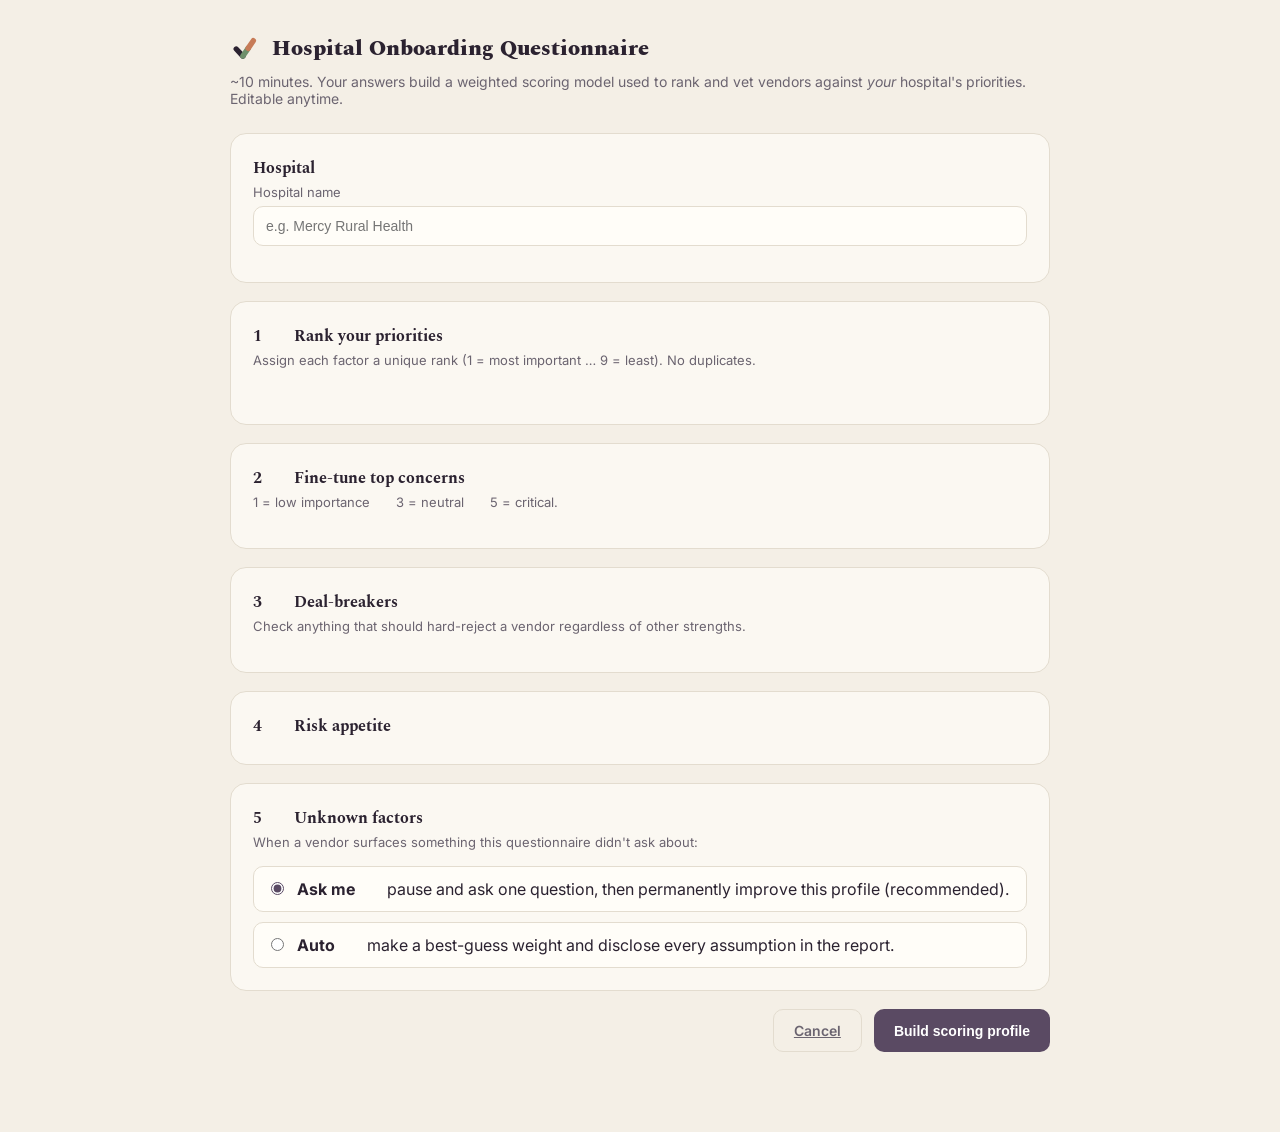
<file: web/questionnaire.html>
<!DOCTYPE html>
<html lang="en">
<head>
    <meta charset="UTF-8">
    <meta name="viewport" content="width=device-width, initial-scale=1.0">
    <title>Onboarding Questionnaire  HealthVet</title>
    <link rel="preconnect" href="https://fonts.googleapis.com">
    <link href="https://fonts.googleapis.com/css2?family=Spectral:wght@400;500;600;700&family=Inter:wght@400;500;600&display=swap" rel="stylesheet">
    <link rel="stylesheet" href="https://cdnjs.cloudflare.com/ajax/libs/font-awesome/6.4.0/css/all.min.css">
    <style>
        :root { --bg:#F4EFE6; --panel:#FBF8F2; --panel2:#FFFDF8; --line:#E3DCCF; --txt:#2B2230; --muted:#6B6470; --accent:#5A4A63; --good:#6E8F6B; --warn:#C77B57; --bad:#A9472F; }
        * { box-sizing:border-box; }
        body { margin:0; font-family:Inter,system-ui,sans-serif; background:var(--bg); color:var(--txt); }
        .wrap { max-width:860px; margin:0 auto; padding:32px 20px 80px; }
        header { display:flex; align-items:center; gap:12px; margin-bottom:8px; }
        header i { color:var(--accent); font-size:24px; }
        header .t { font-family:Spectral,sans-serif; font-weight:800; font-size:22px; }
        .sub { color:var(--muted); margin:0 0 26px; font-size:14px; }
        .step { background:var(--panel); border:1px solid var(--line); border-radius:16px; padding:22px 22px; margin-bottom:18px; }
        .step h2 { font-family:Spectral,sans-serif; font-size:16px; margin:0 0 4px; }
        .step .hint { color:var(--muted); font-size:13px; margin:0 0 16px; }
        .rank-row, .slider-row, .db-row { display:flex; align-items:center; gap:14px; padding:9px 0; border-bottom:1px solid var(--panel2); }
        .rank-row:last-child, .slider-row:last-child, .db-row:last-child { border-bottom:none; }
        .rank-row .label, .slider-row .label, .db-row .label { flex:1; font-size:14px; }
        .rank-row select { background:var(--panel2); color:var(--txt); border:1px solid var(--line); border-radius:8px; padding:7px 10px; font-size:14px; }
        input[type=range] { width:200px; accent-color:var(--accent); }
        .slider-val { width:26px; text-align:center; color:var(--accent); font-weight:600; }
        .field { margin-bottom:14px; }
        .field label { display:block; font-size:13px; color:var(--muted); margin-bottom:6px; }
        .field input, .field select { width:100%; background:var(--panel2); color:var(--txt); border:1px solid var(--line); border-radius:10px; padding:11px 12px; font-size:14px; }
        .db-row input[type=checkbox] { width:18px; height:18px; accent-color:var(--accent); }
        .choices { display:grid; gap:10px; }
        .choice { display:flex; gap:10px; align-items:flex-start; background:var(--panel2); border:1px solid var(--line); border-radius:10px; padding:12px; cursor:pointer; }
        .choice input { margin-top:3px; accent-color:var(--accent); }
        .actions { display:flex; gap:12px; justify-content:flex-end; margin-top:8px; }
        .btn { border:none; border-radius:10px; padding:12px 20px; font-size:14px; font-weight:600; cursor:pointer; }
        .btn.primary { background:var(--accent); color:#fff; }
        .btn.ghost { background:transparent; color:var(--muted); border:1px solid var(--line); }
        .warnline { color:var(--warn); font-size:13px; min-height:18px; margin-top:4px; }
        #result { display:none; background:var(--panel); border:1px solid var(--line); border-radius:16px; padding:22px; }
        #result h2 { font-family:Spectral,sans-serif; margin:0 0 12px; }
        .bar { height:10px; background:var(--panel2); border-radius:6px; overflow:hidden; margin:6px 0 2px; }
        .bar > span { display:block; height:100%; background:linear-gradient(90deg,var(--good),var(--warn)); }
        .wrow { display:flex; justify-content:space-between; font-size:13px; padding:6px 0; border-bottom:1px solid var(--panel2); }
    </style>
</head>
<body>
<div class="wrap">
    <header><svg width="30" height="30" viewBox="0 0 72 72" fill="none"><line x1="15" y1="36" x2="31" y2="53" stroke="#2B2230" stroke-width="13" stroke-linecap="round"/><line x1="31" y1="53" x2="43.5" y2="34.5" stroke="#6E8F6B" stroke-width="13" stroke-linecap="round"/><line x1="43.5" y1="34.5" x2="56" y2="16" stroke="#C77B57" stroke-width="13" stroke-linecap="round"/></svg><span class="t">Hospital Onboarding Questionnaire</span></header>
    <p class="sub">~10 minutes. Your answers build a weighted scoring model used to rank and vet vendors against <em>your</em> hospital's priorities. Editable anytime.</p>

    <div class="step">
        <h2>Hospital</h2>
        <div class="field"><label>Hospital name</label><input id="hospital" placeholder="e.g. Mercy Rural Health"></div>
    </div>

    <div class="step">
        <h2>1  Rank your priorities</h2>
        <p class="hint">Assign each factor a unique rank (1 = most important … 9 = least). No duplicates.</p>
        <div id="ranks"></div>
        <div class="warnline" id="rank-warn"></div>
    </div>

    <div class="step">
        <h2>2  Fine-tune top concerns</h2>
        <p class="hint">1 = low importance  3 = neutral  5 = critical.</p>
        <div id="sliders"></div>
    </div>

    <div class="step">
        <h2>3  Deal-breakers</h2>
        <p class="hint">Check anything that should hard-reject a vendor regardless of other strengths.</p>
        <div id="dealbreakers" class="choices"></div>
    </div>

    <div class="step">
        <h2>4  Risk appetite</h2>
        <div id="appetite" class="choices"></div>
    </div>

    <div class="step">
        <h2>5  Unknown factors</h2>
        <p class="hint">When a vendor surfaces something this questionnaire didn't ask about:</p>
        <div id="gapmode" class="choices">
            <label class="choice"><input type="radio" name="gapmode" value="ask" checked>
                <span><strong>Ask me</strong>  pause and ask one question, then permanently improve this profile (recommended).</span></label>
            <label class="choice"><input type="radio" name="gapmode" value="auto">
                <span><strong>Auto</strong>  make a best-guess weight and disclose every assumption in the report.</span></label>
        </div>
    </div>

    <div class="actions">
        <a class="btn ghost" href="index.html">Cancel</a>
        <button class="btn primary" id="submit">Build scoring profile</button>
    </div>

    <div id="result" style="margin-top:18px;"></div>
</div>

<script src="env.js"></script>
<script src="api-base.js"></script>
<script src="questionnaire.js"></script>
</body>
</html>
</file>
